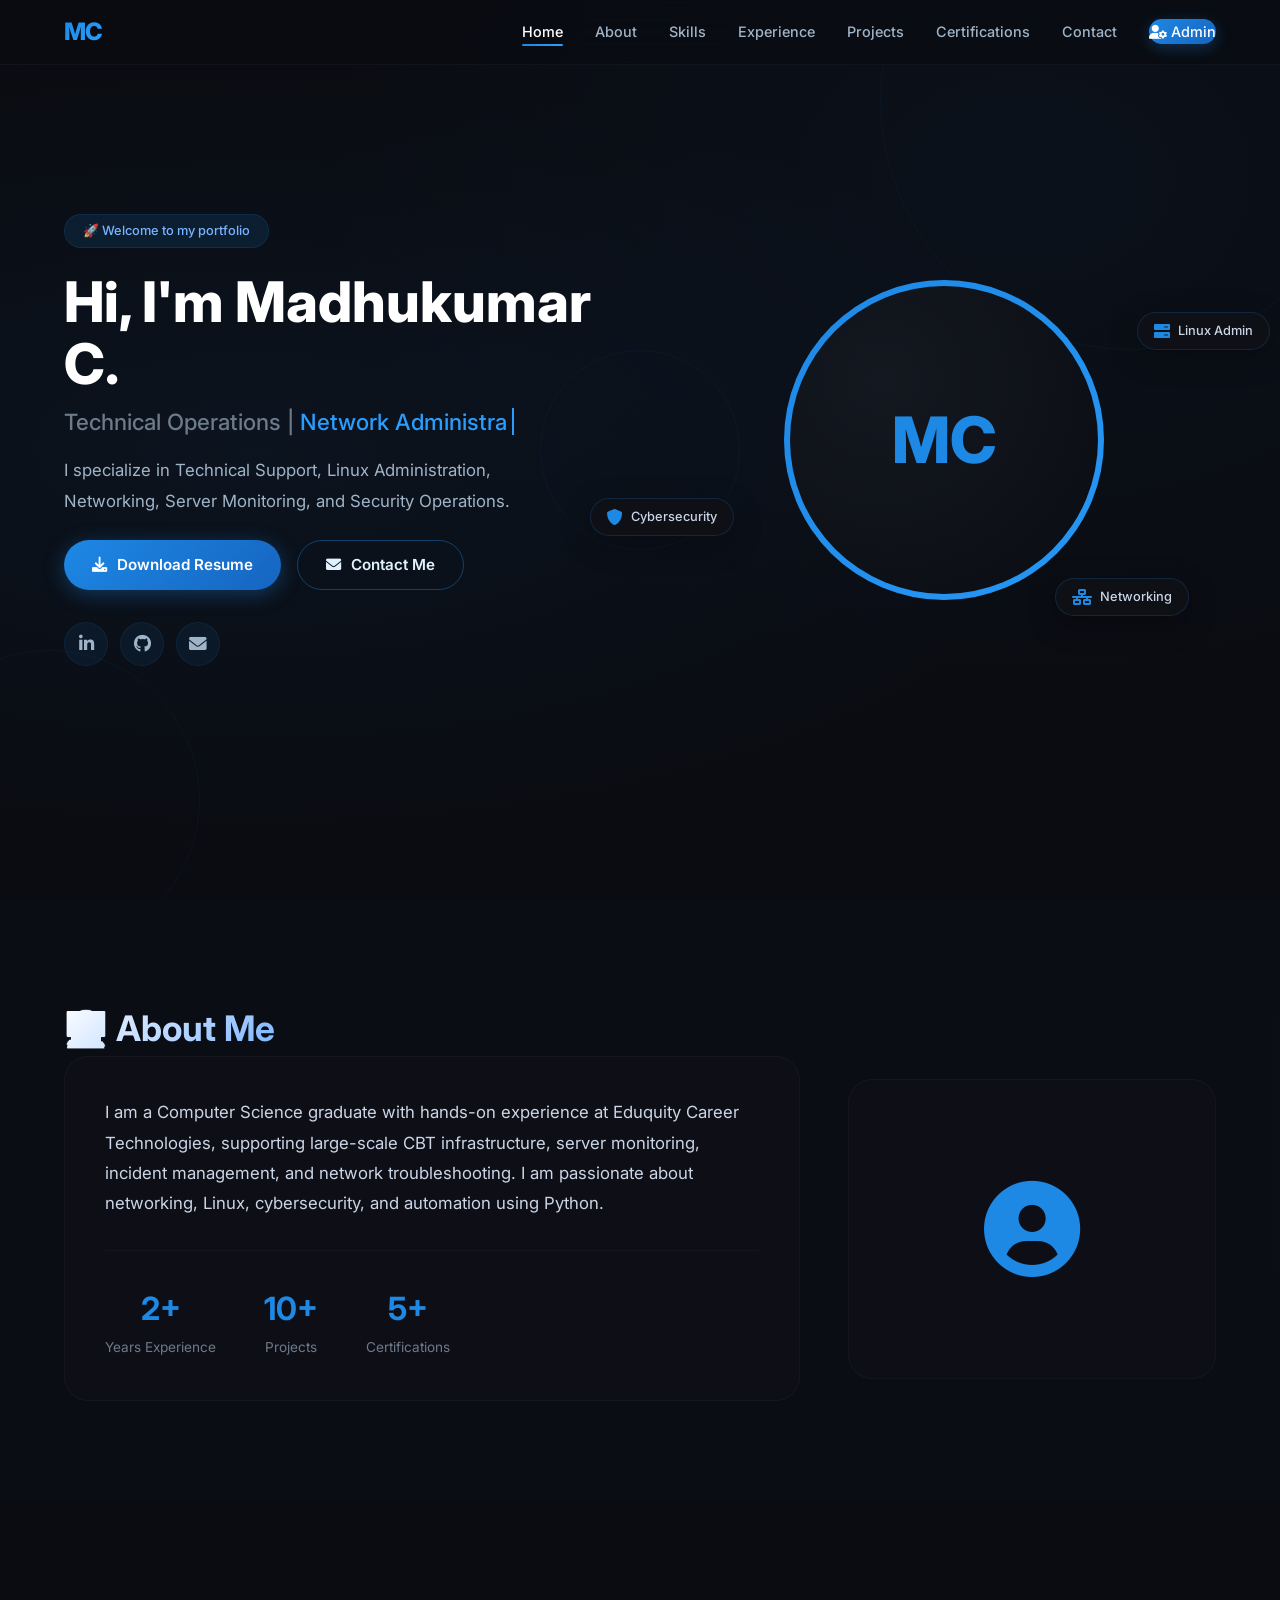
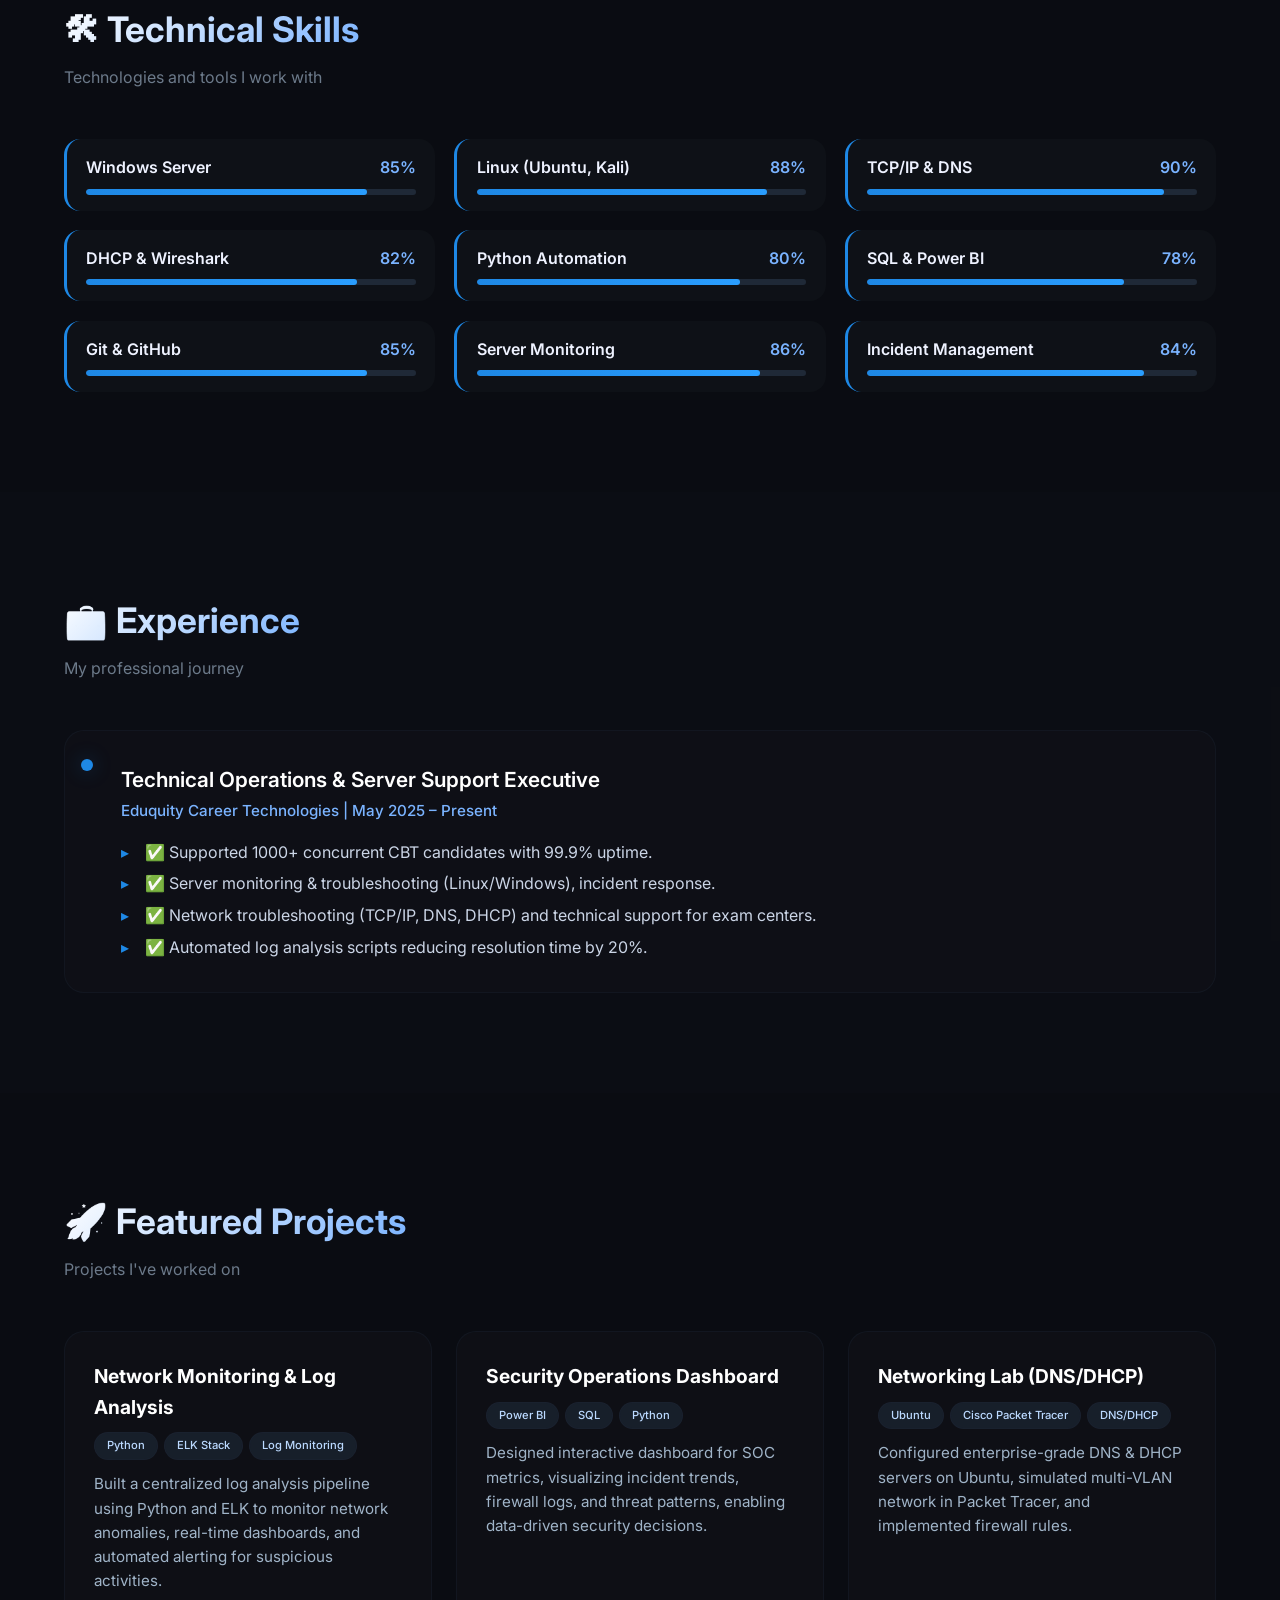
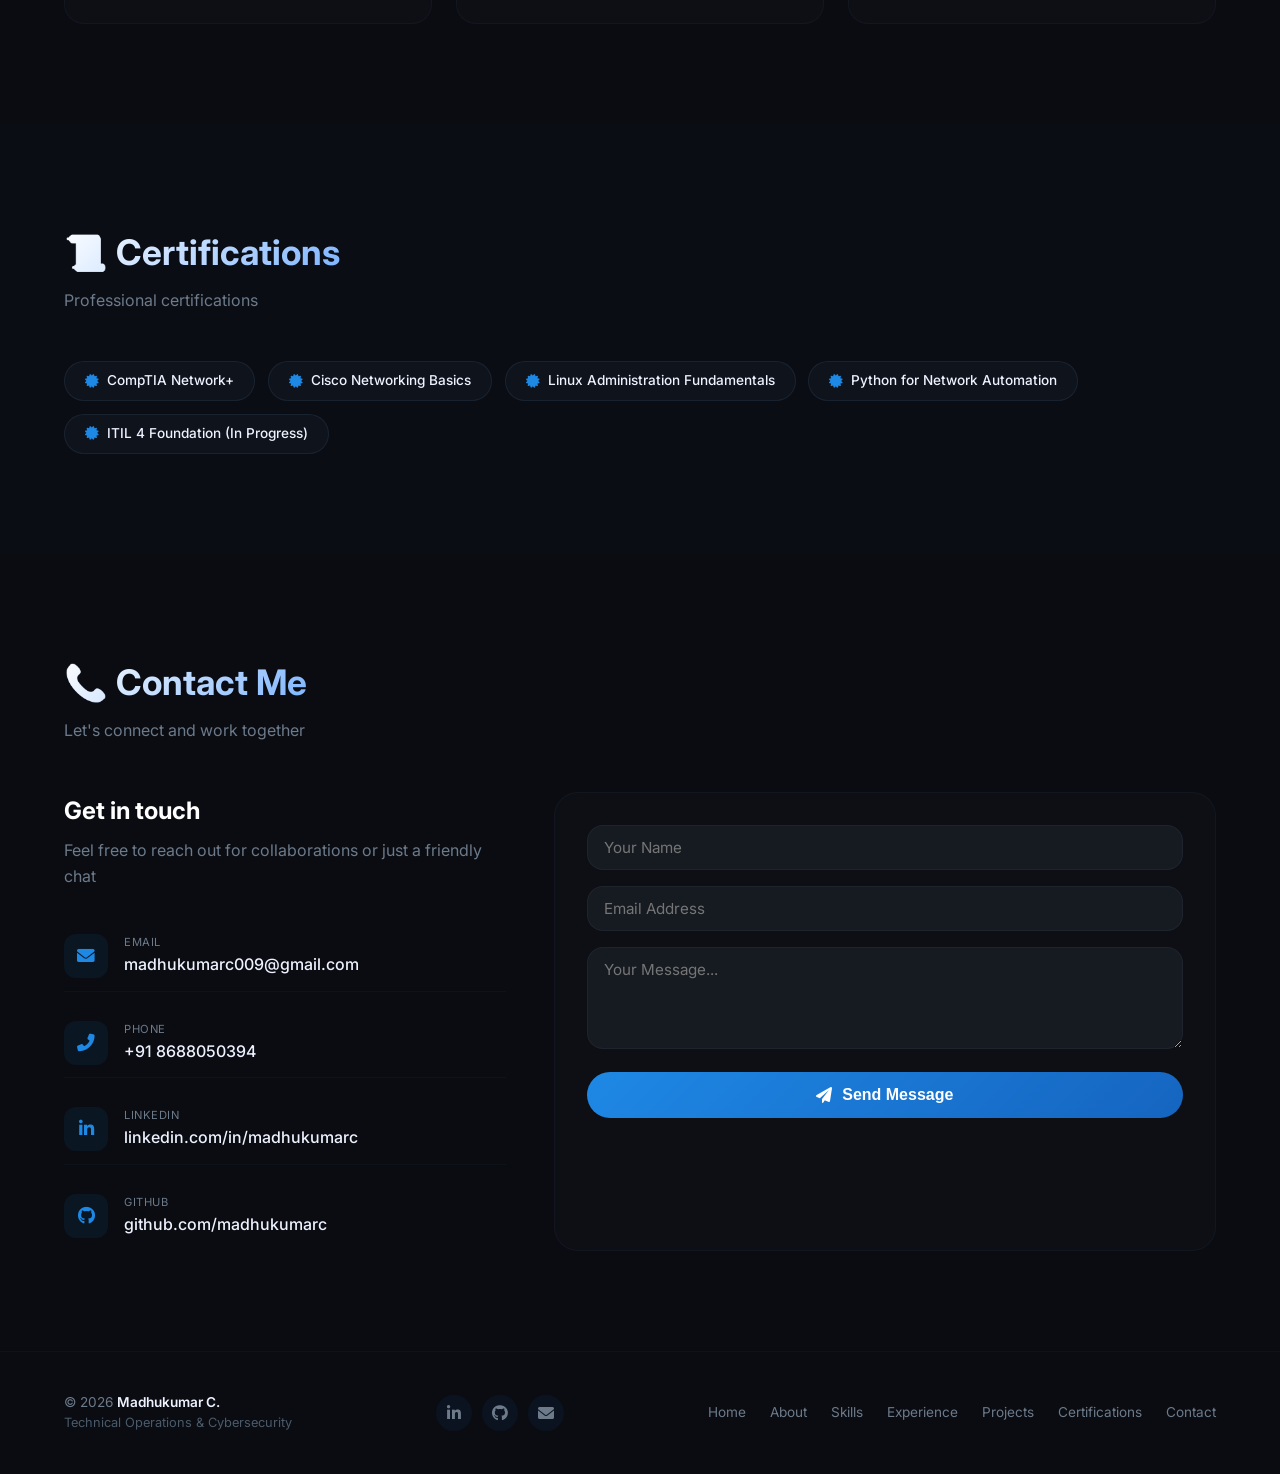
<file: index.html>
<!DOCTYPE html>
<html lang="en">
<head>
  <meta charset="UTF-8">
  <meta name="viewport" content="width=device-width, initial-scale=1.0, viewport-fit=cover">
  <title>Madhukumar C. | Technical Operations & Cybersecurity</title>
  <link href="https://fonts.googleapis.com/css2?family=Inter:opsz,wght@14..32,300;400;500;600;700;800&display=swap" rel="stylesheet">
  <link rel="stylesheet" href="https://cdnjs.cloudflare.com/ajax/libs/font-awesome/6.0.0-beta3/css/all.min.css">
  <link rel="stylesheet" href="style.css">
</head>
<body>

<!-- ========== NAVIGATION ========== -->
<nav>
  <div class="container">
    <div class="nav-wrapper">
      <div class="nav-logo">
        <span class="logo-text">MC</span>
      </div>
      <ul class="nav-links">
        <li><a href="#home" class="active">Home</a></li>
        <li><a href="#about">About</a></li>
        <li><a href="#skills">Skills</a></li>
        <li><a href="#experience">Experience</a></li>
        <li><a href="#projects">Projects</a></li>
        <li><a href="#certifications">Certifications</a></li>
        <li><a href="#contact">Contact</a></li>
        <li><a href="admin.html" target="_blank" class="admin-link"><i class="fas fa-user-cog"></i> Admin</a></li>
      </ul>
      <button class="menu-toggle" id="menuToggle" aria-label="Toggle menu">
        <i class="fas fa-bars"></i>
      </button>
    </div>
  </div>
</nav>

<main>
  <!-- ========== HOME SECTION ========== -->
  <section id="home" class="home-section">
    <div class="container">
      <div class="home-grid">
        <div class="home-content">
          <div class="home-badge">🚀 Welcome to my portfolio</div>
          <h1 id="userName">Hi, I'm <span class="highlight">Madhukumar C.</span></h1>
          <div class="typewriter">
            <span class="typewriter-label">Technical Operations | </span>
            <span class="typed-text" id="typed"></span>
          </div>
          <p id="userBio" class="home-bio">
            I specialize in Technical Support, Linux Administration, Networking, Server Monitoring, and Security Operations.
          </p>
          <div class="home-buttons">
            <a href="#" class="btn-primary" id="downloadResumeBtn">
              <i class="fas fa-download"></i> Download Resume
            </a>
            <a href="#contact" class="btn-outline">
              <i class="fas fa-envelope"></i> Contact Me
            </a>
          </div>
          <div class="social-icons">
            <a href="#" id="linkedinLink" class="social-link" aria-label="LinkedIn">
              <i class="fab fa-linkedin-in"></i>
            </a>
            <a href="#" id="githubLink" class="social-link" aria-label="GitHub">
              <i class="fab fa-github"></i>
            </a>
            <a href="#" id="emailLink" class="social-link" aria-label="Email">
              <i class="fas fa-envelope"></i>
            </a>
          </div>
        </div>
        <div class="home-visual">
          <div class="profile-ring">
            <div class="profile-ring-inner">
              <div class="profile-avatar">
                <span>MC</span>
              </div>
            </div>
          </div>
          <div class="floating-badge badge-1">
            <i class="fas fa-server"></i>
            <span>Linux Admin</span>
          </div>
          <div class="floating-badge badge-2">
            <i class="fas fa-shield-alt"></i>
            <span>Cybersecurity</span>
          </div>
          <div class="floating-badge badge-3">
            <i class="fas fa-network-wired"></i>
            <span>Networking</span>
          </div>
        </div>
      </div>
    </div>
    <div class="home-decoration">
      <div class="circle circle-1"></div>
      <div class="circle circle-2"></div>
      <div class="circle circle-3"></div>
    </div>
  </section>

  <!-- ========== ABOUT SECTION ========== -->
  <section id="about" class="about-section">
    <div class="container">
      <h2 class="section-title">👨‍💻 About Me</h2>
      <div class="about-grid">
        <div class="about-card">
          <p id="aboutText">
            I am a Computer Science graduate with hands-on experience at Eduquity Career Technologies, supporting large-scale CBT infrastructure, server monitoring, incident management, and network troubleshooting. I am passionate about networking, Linux, cybersecurity, and automation using Python.
          </p>
          <div class="about-stats">
            <div class="stat-item">
              <span class="stat-number">2+</span>
              <span class="stat-label">Years Experience</span>
            </div>
            <div class="stat-item">
              <span class="stat-number">10+</span>
              <span class="stat-label">Projects</span>
            </div>
            <div class="stat-item">
              <span class="stat-number">5+</span>
              <span class="stat-label">Certifications</span>
            </div>
          </div>
        </div>
        <div class="about-image">
          <div class="about-image-placeholder">
            <i class="fas fa-user-circle"></i>
          </div>
        </div>
      </div>
    </div>
  </section>

  <!-- ========== SKILLS SECTION ========== -->
  <section id="skills" class="skills-section">
    <div class="container">
      <div class="section-header">
        <h2 class="section-title">🛠 Technical Skills</h2>
        <p class="section-subtitle">Technologies and tools I work with</p>
      </div>
      <div class="skills-grid" id="skillsGrid"></div>
    </div>
  </section>

  <!-- ========== EXPERIENCE SECTION ========== -->
  <section id="experience" class="experience-section">
    <div class="container">
      <div class="section-header">
        <h2 class="section-title">💼 Experience</h2>
        <p class="section-subtitle">My professional journey</p>
      </div>
      <div class="timeline" id="experienceContainer"></div>
    </div>
  </section>

  <!-- ========== PROJECTS SECTION ========== -->
  <section id="projects" class="projects-section">
    <div class="container">
      <div class="section-header">
        <h2 class="section-title">🚀 Featured Projects</h2>
        <p class="section-subtitle">Projects I've worked on</p>
      </div>
      <div class="projects-grid" id="projectsContainer"></div>
    </div>
  </section>

  <!-- ========== CERTIFICATIONS SECTION ========== -->
  <section id="certifications" class="certifications-section">
    <div class="container">
      <div class="section-header">
        <h2 class="section-title">📜 Certifications</h2>
        <p class="section-subtitle">Professional certifications</p>
      </div>
      <div class="cert-list" id="certList"></div>
    </div>
  </section>

  <!-- ========== CONTACT SECTION ========== -->
  <section id="contact" class="contact-section">
    <div class="container">
      <div class="section-header">
        <h2 class="section-title">📞 Contact Me</h2>
        <p class="section-subtitle">Let's connect and work together</p>
      </div>
      <div class="contact-wrapper">
        <div class="contact-info">
          <h3>Get in touch</h3>
          <p>Feel free to reach out for collaborations or just a friendly chat</p>
          <div class="contact-items">
            <div class="contact-item">
              <div class="contact-icon"><i class="fas fa-envelope"></i></div>
              <div>
                <span class="contact-label">Email</span>
                <span id="contactEmail">madhukumarc009@gmail.com</span>
              </div>
            </div>
            <div class="contact-item">
              <div class="contact-icon"><i class="fas fa-phone-alt"></i></div>
              <div>
                <span class="contact-label">Phone</span>
                <span id="contactPhone">+91 8688050394</span>
              </div>
            </div>
            <div class="contact-item">
              <div class="contact-icon"><i class="fab fa-linkedin-in"></i></div>
              <div>
                <span class="contact-label">LinkedIn</span>
                <span id="contactLinkedin">linkedin.com/in/madhukumarc</span>
              </div>
            </div>
            <div class="contact-item">
              <div class="contact-icon"><i class="fab fa-github"></i></div>
              <div>
                <span class="contact-label">GitHub</span>
                <span id="contactGithub">github.com/madhukumarc</span>
              </div>
            </div>
          </div>
        </div>
        <div class="contact-form-wrapper">
          <form id="contactForm" class="contact-form">
            <div class="form-group">
              <input type="text" placeholder="Your Name" required id="formName">
            </div>
            <div class="form-group">
              <input type="email" placeholder="Email Address" required id="formEmail">
            </div>
            <div class="form-group">
              <textarea rows="4" placeholder="Your Message..." required id="formMsg"></textarea>
            </div>
            <button type="submit">
              <i class="fas fa-paper-plane"></i> Send Message
            </button>
          </form>
          <p id="formFeedback" class="form-feedback"></p>
        </div>
      </div>
    </div>
  </section>
</main>

<!-- ========== FOOTER ========== -->
<footer>
  <div class="container">
    <div class="footer-content">
      <div class="footer-left">
        <p>© 2026 <span class="footer-name">Madhukumar C.</span></p>
        <span class="footer-tagline">Technical Operations & Cybersecurity</span>
      </div>
      <div class="footer-social">
        <a href="#" id="footerLinkedin" aria-label="LinkedIn"><i class="fab fa-linkedin-in"></i></a>
        <a href="#" id="footerGithub" aria-label="GitHub"><i class="fab fa-github"></i></a>
        <a href="#" id="footerEmail" aria-label="Email"><i class="fas fa-envelope"></i></a>
      </div>
      <div class="footer-nav">
        <a href="#home">Home</a>
        <a href="#about">About</a>
        <a href="#skills">Skills</a>
        <a href="#experience">Experience</a>
        <a href="#projects">Projects</a>
        <a href="#certifications">Certifications</a>
        <a href="#contact">Contact</a>
      </div>
    </div>
  </div>
</footer>

<script src="script.js"></script>
<script src="client.js"></script>
</body>
</html>
</file>
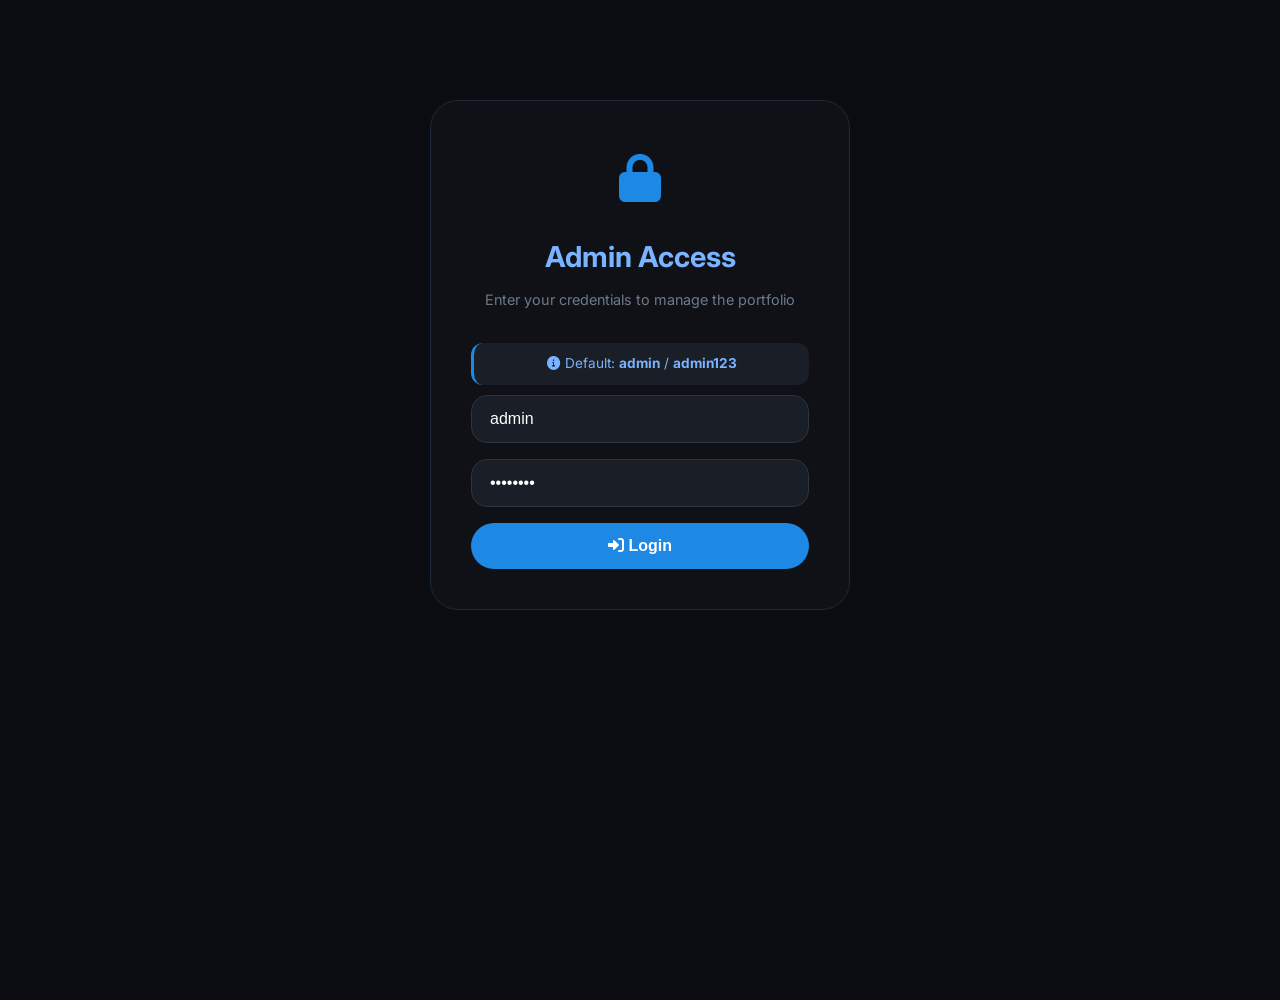
<file: admin.html>
<!DOCTYPE html>
<html lang="en">
<head>
  <meta charset="UTF-8">
  <meta name="viewport" content="width=device-width, initial-scale=1.0">
  <title>Admin Panel | Madhukumar C.</title>
  <link href="https://fonts.googleapis.com/css2?family=Inter:opsz,wght@14..32,300;400;500;600;700&display=swap" rel="stylesheet">
  <link rel="stylesheet" href="https://cdnjs.cloudflare.com/ajax/libs/font-awesome/6.0.0-beta3/css/all.min.css">
  <link rel="stylesheet" href="style.css">
  <style>
    /* Login Styles */
    .login-container {
      max-width: 420px;
      margin: 100px auto;
      padding: 2.5rem;
      background: #0f1117;
      border-radius: 28px;
      border: 1px solid #1e2a3a;
      text-align: center;
    }
    .login-container h2 {
      color: #7ab3ff;
      margin-bottom: 0.5rem;
      font-size: 1.8rem;
    }
    .login-container .subtitle {
      color: #6c7a8a;
      margin-bottom: 2rem;
      font-size: 0.9rem;
    }
    .login-container input {
      width: 100%;
      background: #1a1e26;
      border: 1px solid #2b3440;
      padding: 14px 18px;
      margin-bottom: 1rem;
      border-radius: 16px;
      color: white;
      font-size: 1rem;
      transition: 0.3s;
    }
    .login-container input:focus {
      border-color: #1e88e5;
      outline: none;
      box-shadow: 0 0 0 3px rgba(30,136,229,0.2);
    }
    .login-container button {
      width: 100%;
      background: #1e88e5;
      padding: 14px;
      border-radius: 40px;
      font-weight: 600;
      border: none;
      color: white;
      cursor: pointer;
      font-size: 1rem;
      transition: 0.3s;
    }
    .login-container button:hover {
      background: #0b5e9e;
      transform: translateY(-2px);
    }
    .login-error {
      color: #d32f2f;
      font-size: 0.9rem;
      margin-top: 0.5rem;
      display: none;
    }
    .login-container .lock-icon {
      font-size: 3rem;
      color: #1e88e5;
      margin-bottom: 1rem;
    }

    /* Admin Panel Styles */
    .admin-panel {
      display: none !important;
      max-width: 1100px;
      margin: 2rem auto;
      padding: 2rem;
    }
    .admin-panel.active {
      display: block !important;
    }
    .admin-header {
      display: flex;
      justify-content: space-between;
      align-items: center;
      margin-bottom: 2rem;
      padding-bottom: 1rem;
      border-bottom: 2px solid #1e88e5;
      flex-wrap: wrap;
      gap: 1rem;
    }
    .admin-header h2 {
      color: #7ab3ff;
      font-size: 2rem;
    }
    .admin-header .header-actions {
      display: flex;
      gap: 10px;
      flex-wrap: wrap;
      align-items: center;
    }
    .admin-header .back-link {
      color: #cbd5e6;
      text-decoration: none;
      padding: 8px 20px;
      border: 1px solid #1e88e5;
      border-radius: 40px;
      transition: 0.3s;
    }
    .admin-header .back-link:hover {
      background: #1e88e5;
      color: white;
    }
    .admin-header .logout-btn {
      background: #d32f2f;
      color: white;
      border: none;
      padding: 8px 20px;
      border-radius: 40px;
      cursor: pointer;
      font-weight: 600;
      transition: 0.3s;
    }
    .admin-header .logout-btn:hover {
      background: #b71c1c;
      transform: scale(1.02);
    }
    .admin-status {
      background: #1a1e26;
      padding: 10px 20px;
      border-radius: 30px;
      font-size: 0.85rem;
      color: #7ab3ff;
      margin-bottom: 1.5rem;
      display: inline-block;
    }
    .admin-section {
      background: #0f1117;
      border-radius: 24px;
      padding: 1.5rem;
      margin-bottom: 2rem;
      border: 1px solid #20262e;
    }
    .admin-section h3 {
      color: #b9d0ff;
      margin-bottom: 1rem;
      font-size: 1.3rem;
      border-bottom: 1px solid #1e2a3a;
      padding-bottom: 0.5rem;
    }
    .admin-section input, .admin-section textarea {
      width: 100%;
      background: #1a1e26;
      border: 1px solid #2b3440;
      padding: 10px 16px;
      margin-bottom: 0.8rem;
      border-radius: 16px;
      color: white;
      font-family: inherit;
      transition: 0.3s;
    }
    .admin-section input:focus, .admin-section textarea:focus {
      border-color: #1e88e5;
      outline: none;
      box-shadow: 0 0 0 3px rgba(30,136,229,0.2);
    }
    .admin-section input[type="file"] {
      padding: 12px;
      background: #1a1e26;
      border: 2px dashed #2b3440;
      cursor: pointer;
    }
    .admin-section input[type="file"]:hover {
      border-color: #1e88e5;
    }
    .admin-section button {
      background: #1e88e5;
      padding: 10px 24px;
      border-radius: 40px;
      font-weight: 600;
      border: none;
      color: white;
      cursor: pointer;
      margin-right: 10px;
      transition: 0.3s;
      font-size: 0.9rem;
    }
    .admin-section button:hover {
      background: #0b5e9e;
      transform: translateY(-2px);
    }
    .admin-section button.danger {
      background: #d32f2f;
    }
    .admin-section button.danger:hover {
      background: #b71c1c;
    }
    .admin-section button.success {
      background: #2e7d32;
    }
    .admin-section button.success:hover {
      background: #1b5e20;
    }
    .skill-row, .cert-row {
      display: flex;
      gap: 12px;
      align-items: center;
      flex-wrap: wrap;
      background: #1a1e26;
      padding: 8px 16px;
      border-radius: 30px;
      margin-bottom: 8px;
    }
    .skill-row input, .cert-row input {
      flex: 1;
      margin: 0;
      min-width: 100px;
    }
    .skill-row button, .cert-row button {
      margin: 0;
      padding: 6px 16px;
    }
    .cert-item {
      display: flex;
      gap: 12px;
      align-items: center;
      flex-wrap: wrap;
      background: #1a1e26;
      padding: 8px 16px;
      border-radius: 16px;
      margin-bottom: 8px;
    }
    .cert-item .cert-preview {
      width: 60px;
      height: 60px;
      object-fit: cover;
      border-radius: 8px;
      border: 1px solid #2b3440;
    }
    .cert-item .cert-info {
      flex: 1;
      min-width: 150px;
    }
    .cert-item .cert-info input {
      margin: 0;
      min-width: 120px;
    }
    .cert-item .cert-actions {
      display: flex;
      gap: 8px;
      flex-wrap: wrap;
    }
    .cert-item .cert-actions button {
      padding: 4px 12px;
      font-size: 0.8rem;
    }
    .cert-item .cert-actions .view-btn {
      background: #2e7d32;
    }
    .file-preview {
      display: flex;
      align-items: center;
      gap: 10px;
      background: #1a1e26;
      padding: 8px 16px;
      border-radius: 16px;
      margin-top: 8px;
    }
    .file-preview i {
      font-size: 1.5rem;
      color: #1e88e5;
    }
    .file-preview .file-name {
      color: #cbd5e6;
      font-size: 0.9rem;
      flex: 1;
    }
    .file-preview .file-size {
      color: #6c7a8a;
      font-size: 0.8rem;
    }
    .exp-item, .project-item {
      background: #1a1e26;
      padding: 1rem;
      border-radius: 16px;
      margin-bottom: 1rem;
    }
    .inline-flex {
      display: flex;
      gap: 10px;
      flex-wrap: wrap;
      align-items: center;
    }
    .inline-flex input {
      flex: 1;
      min-width: 140px;
      margin-bottom: 0;
    }
    .inline-flex input[type="number"] {
      max-width: 100px;
    }
    .change-password-section {
      border-color: #1e88e5;
    }
    .change-password-section input {
      max-width: 400px;
    }
    .upload-progress {
      display: none;
      margin-top: 8px;
      padding: 8px 16px;
      background: #1a1e26;
      border-radius: 16px;
      color: #7ab3ff;
    }
    .upload-progress.active {
      display: block;
    }
    .credential-info {
      background: #1a1e26;
      padding: 10px 16px;
      border-radius: 12px;
      margin: 10px 0;
      font-size: 0.85rem;
      color: #7ab3ff;
      border-left: 3px solid #1e88e5;
    }

    @media (max-width: 600px) {
      .admin-header {
        flex-direction: column;
        align-items: stretch;
      }
      .admin-header .header-actions {
        flex-direction: column;
      }
      .admin-header .header-actions a,
      .admin-header .header-actions button {
        text-align: center;
      }
      .cert-item {
        flex-direction: column;
        align-items: stretch;
      }
      .cert-item .cert-preview {
        width: 100%;
        height: auto;
        max-height: 150px;
      }
    }
  </style>
</head>
<body>

<!-- ========== LOGIN SCREEN ========== -->
<div id="loginScreen" class="login-container">
  <div class="lock-icon"><i class="fas fa-lock"></i></div>
  <h2>Admin Access</h2>
  <p class="subtitle">Enter your credentials to manage the portfolio</p>
  
  <div class="credential-info">
    <i class="fas fa-info-circle"></i> Default: <strong>admin</strong> / <strong>admin123</strong>
  </div>
  
  <form id="loginForm">
    <input type="text" id="loginUsername" placeholder="Username" value="admin" autocomplete="username">
    <input type="password" id="loginPassword" placeholder="Password" value="admin123" autocomplete="current-password">
    <button type="submit"><i class="fas fa-sign-in-alt"></i> Login</button>
    <div id="loginError" class="login-error">❌ Invalid username or password. Try admin/admin123</div>
  </form>
</div>

<!-- ========== ADMIN PANEL ========== -->
<div id="adminPanel" class="admin-panel">
  <div class="container">
    <div class="admin-header">
      <h2><i class="fas fa-user-shield"></i> Admin Dashboard</h2>
      <div class="header-actions">
        <button id="changePasswordBtn" class="success" style="background:#2e7d32;"><i class="fas fa-key"></i> Change Password</button>
        <button id="exportDataBtn" class="success" style="background:#2e7d32;"><i class="fas fa-download"></i> Export URL</button>
        <a href="index.html" class="back-link"><i class="fas fa-arrow-left"></i> View Site</a>
        <button id="logoutBtn" class="logout-btn"><i class="fas fa-sign-out-alt"></i> Logout</button>
      </div>
    </div>

    <div class="admin-status">⚡ Changes are saved automatically. Share the URL to show your updated portfolio!</div>

    <!-- Personal Info -->
    <div class="admin-section">
      <h3>👤 Personal Information</h3>
      <input type="text" id="adminName" placeholder="Your Name" value="Madhukumar C.">
      <textarea id="adminBio" placeholder="Short bio (shown on homepage)" rows="2">I specialize in Technical Support, Linux Administration, Networking, Server Monitoring, and Security Operations.</textarea>
      <textarea id="adminAbout" placeholder="About Me section" rows="3">I am a Computer Science graduate with hands-on experience at Eduquity Career Technologies, supporting large-scale CBT infrastructure, server monitoring, incident management, and network troubleshooting. I am passionate about networking, Linux, cybersecurity, and automation using Python.</textarea>
      <button id="updatePersonalBtn"><i class="fas fa-save"></i> Update & Apply</button>
    </div>

    <!-- Resume Upload -->
    <div class="admin-section">
      <h3>📄 Resume Upload</h3>
      <p style="color:#6c7a8a; font-size:0.9rem; margin-bottom:1rem;">Upload your resume as PDF or image. Supported formats: PDF, JPG, PNG</p>
      <input type="file" id="resumeFileInput" accept=".pdf,.jpg,.jpeg,.png">
      <div id="resumePreview" class="file-preview" style="display:none;">
        <i class="fas fa-file-pdf"></i>
        <span class="file-name" id="resumeFileName">resume.pdf</span>
        <span class="file-size" id="resumeFileSize">2.5 MB</span>
        <button id="removeResumeBtn" class="danger" style="padding:4px 12px; font-size:0.8rem;">Remove</button>
      </div>
      <button id="uploadResumeBtn" style="margin-top:10px;"><i class="fas fa-upload"></i> Upload Resume</button>
      <div id="resumeUploadProgress" class="upload-progress">⏳ Uploading...</div>
      <p style="font-size:0.8rem; color:#7a8a9a; margin-top:6px;">Current: <span id="currentResumeDisplay">No resume uploaded</span></p>
    </div>

    <!-- Contact Info -->
    <div class="admin-section">
      <h3>📞 Contact Information</h3>
      <input type="text" id="adminEmail" placeholder="Email" value="madhukumarc009@gmail.com">
      <input type="text" id="adminPhone" placeholder="Phone" value="+91 8688050394">
      <input type="text" id="adminLinkedin" placeholder="LinkedIn URL" value="linkedin.com/in/madhukumarc">
      <input type="text" id="adminGithub" placeholder="GitHub URL" value="github.com/madhukumarc">
      <button id="updateContactBtn"><i class="fas fa-save"></i> Update & Apply</button>
    </div>

    <!-- Skills -->
    <div class="admin-section">
      <h3>⚙️ Manage Skills</h3>
      <div id="adminSkillList"></div>
      <div class="inline-flex">
        <input type="text" id="newSkillName" placeholder="Skill name">
        <input type="number" id="newSkillLevel" placeholder="Level 0-100" min="0" max="100">
        <button id="addSkillBtn"><i class="fas fa-plus"></i> Add</button>
      </div>
    </div>

    <!-- Experience -->
    <div class="admin-section">
      <h3>💼 Manage Experience</h3>
      <div id="adminExpList"></div>
      <div style="background:#1a1e26; padding:1rem; border-radius:16px; margin-top:1rem;">
        <input type="text" id="newExpTitle" placeholder="Job Title">
        <input type="text" id="newExpCompany" placeholder="Company & Date">
        <textarea id="newExpDesc" placeholder="Description (one per line, use ✓ or •)" rows="3"></textarea>
        <button id="addExpBtn"><i class="fas fa-plus"></i> Add Experience</button>
      </div>
    </div>

    <!-- Projects -->
    <div class="admin-section">
      <h3>🚀 Manage Projects</h3>
      <div id="adminProjectList"></div>
      <div style="background:#1a1e26; padding:1rem; border-radius:16px; margin-top:1rem;">
        <input type="text" id="newProjectTitle" placeholder="Project Title">
        <input type="text" id="newProjectTech" placeholder="Technologies (comma separated)">
        <textarea id="newProjectDesc" placeholder="Description" rows="2"></textarea>
        <button id="addProjectBtn"><i class="fas fa-plus"></i> Add Project</button>
      </div>
    </div>

    <!-- Certifications with File Upload -->
    <div class="admin-section">
      <h3>📜 Manage Certifications</h3>
      <p style="color:#6c7a8a; font-size:0.9rem; margin-bottom:1rem;">Add certification name and upload certificate file (PDF or image)</p>
      <div id="adminCertList"></div>
      <div style="background:#1a1e26; padding:1rem; border-radius:16px; margin-top:1rem;">
        <input type="text" id="newCertName" placeholder="Certification name" style="margin-bottom:0.5rem;">
        <input type="file" id="newCertFile" accept=".pdf,.jpg,.jpeg,.png" style="margin-bottom:0.5rem;">
        <div id="newCertPreview" class="file-preview" style="display:none;">
          <i class="fas fa-file-pdf"></i>
          <span class="file-name" id="newCertFileName">file.pdf</span>
          <span class="file-size" id="newCertFileSize">0 KB</span>
        </div>
        <button id="addCertBtn"><i class="fas fa-plus"></i> Add Certification</button>
      </div>
    </div>

    <!-- Change Password -->
    <div class="admin-section change-password-section">
      <h3>🔑 Change Password</h3>
      <p style="color:#6c7a8a; font-size:0.85rem; margin-bottom:1rem;">Current password: <strong>admin123</strong> (default)</p>
      <input type="password" id="currentPassword" placeholder="Current Password">
      <input type="password" id="newPassword" placeholder="New Password (min 6 characters)">
      <input type="password" id="confirmPassword" placeholder="Confirm New Password">
      <button id="changePasswordSubmitBtn" style="background:#2e7d32;"><i class="fas fa-key"></i> Change Password</button>
      <p id="passwordMessage" style="font-size:0.85rem; margin-top:0.5rem; color:#7ab3ff;"></p>
    </div>

    <!-- Danger Zone -->
    <div class="admin-section" style="border-color: #d32f2f;">
      <h3 style="color: #d32f2f;">⚠️ Danger Zone</h3>
      <button id="resetDataBtn" class="danger" style="background:#d32f2f;"><i class="fas fa-trash"></i> Reset All Data to Default</button>
    </div>
  </div>
</div>

<script src="data.js"></script>
<script src="admin.js"></script>
</body>
</html>
</file>
<file: style.css>
/* ========== RESET & BASE ========== */
* {
  margin: 0;
  padding: 0;
  box-sizing: border-box;
}

html {
  scroll-behavior: smooth;
}

body {
  font-family: 'Inter', sans-serif;
  background: #0a0c12;
  color: #eef2ff;
  line-height: 1.6;
  overflow-x: hidden;
  min-height: 100vh;
}

/* ========== SCROLLBAR ========== */
::-webkit-scrollbar { width: 8px; }
::-webkit-scrollbar-track { background: #0f1117; }
::-webkit-scrollbar-thumb { background: #1e88e5; border-radius: 10px; }
::-webkit-scrollbar-thumb:hover { background: #2a9eff; }

/* ========== CONTAINER ========== */
.container {
  max-width: 1200px;
  margin: 0 auto;
  padding: 0 24px;
  position: relative;
  z-index: 2;
}

/* ========== NAVIGATION ========== */
nav {
  position: fixed;
  top: 0;
  left: 0;
  right: 0;
  background: rgba(10, 12, 18, 0.85);
  backdrop-filter: blur(20px);
  -webkit-backdrop-filter: blur(20px);
  z-index: 1000;
  border-bottom: 1px solid rgba(30, 42, 58, 0.3);
  padding: 0.8rem 0;
  transition: 0.3s;
}

nav.scrolled {
  background: rgba(10, 12, 18, 0.95);
  box-shadow: 0 4px 30px rgba(0, 0, 0, 0.3);
}

.nav-wrapper {
  display: flex;
  justify-content: space-between;
  align-items: center;
}

.nav-logo .logo-text {
  font-size: 1.5rem;
  font-weight: 800;
  background: linear-gradient(135deg, #1e88e5, #2a9eff);
  -webkit-background-clip: text;
  -webkit-text-fill-color: transparent;
  background-clip: text;
  letter-spacing: -1px;
}

.nav-links {
  display: flex;
  gap: 2rem;
  list-style: none;
  align-items: center;
}

.nav-links a {
  text-decoration: none;
  color: #a0b4c8;
  font-weight: 500;
  transition: 0.25s;
  font-size: 0.9rem;
  position: relative;
  padding: 4px 0;
}

.nav-links a::after {
  content: '';
  position: absolute;
  bottom: -2px;
  left: 0;
  width: 0;
  height: 2px;
  background: linear-gradient(90deg, #1e88e5, #2a9eff);
  transition: 0.3s;
  border-radius: 2px;
}

.nav-links a:hover,
.nav-links a.active {
  color: #ffffff;
}

.nav-links a:hover::after,
.nav-links a.active::after {
  width: 100%;
}

.admin-link {
  background: linear-gradient(135deg, #1e88e5, #1565c0);
  padding: 6px 18px;
  border-radius: 40px;
  color: white !important;
  font-weight: 600;
  box-shadow: 0 4px 15px rgba(30, 136, 229, 0.3);
  transition: 0.3s;
}

.admin-link::after {
  display: none !important;
}

.admin-link:hover {
  transform: translateY(-2px);
  box-shadow: 0 6px 25px rgba(30, 136, 229, 0.5);
}

.menu-toggle {
  display: none;
  background: none;
  border: none;
  color: #a0b4c8;
  font-size: 1.5rem;
  cursor: pointer;
  padding: 4px;
}

/* ========== SECTIONS ========== */
section {
  padding: 100px 0;
  position: relative;
}

section:nth-child(even) {
  background: rgba(15, 17, 23, 0.3);
}

.section-header {
  margin-bottom: 3rem;
}

.section-title {
  font-size: 2.2rem;
  font-weight: 700;
  background: linear-gradient(135deg, #ffffff, #7ab3ff);
  -webkit-background-clip: text;
  -webkit-text-fill-color: transparent;
  background-clip: text;
  display: inline-block;
}

.section-subtitle {
  color: #6c7a8a;
  font-size: 1rem;
  margin-top: 0.5rem;
}

/* ========== HOME SECTION ========== */
.home-section {
  min-height: 100vh;
  display: flex;
  align-items: center;
  padding-top: 80px;
  background: 
    radial-gradient(ellipse at 20% 50%, rgba(30, 136, 229, 0.06) 0%, transparent 60%),
    radial-gradient(ellipse at 80% 20%, rgba(30, 136, 229, 0.04) 0%, transparent 50%),
    #0a0c12;
  overflow: hidden;
}

.home-grid {
  display: grid;
  grid-template-columns: 1fr 1fr;
  gap: 4rem;
  align-items: center;
}

.home-content {
  position: relative;
  z-index: 1;
}

.home-badge {
  display: inline-block;
  background: rgba(30, 136, 229, 0.12);
  border: 1px solid rgba(30, 136, 229, 0.15);
  padding: 6px 18px;
  border-radius: 40px;
  font-size: 0.8rem;
  color: #7ab3ff;
  margin-bottom: 1.5rem;
  font-weight: 500;
}

.home-content h1 {
  font-size: 3.5rem;
  font-weight: 800;
  line-height: 1.1;
  color: #ffffff;
  margin-bottom: 0.5rem;
}

.home-content h1 .highlight {
  background: linear-gradient(135deg, #1e88e5, #2a9eff);
  -webkit-background-clip: text;
  -webkit-text-fill-color: transparent;
  background-clip: text;
}

.typewriter {
  font-size: 1.4rem;
  font-weight: 500;
  color: #b9d0ff;
  margin: 0.5rem 0 1rem;
}

.typewriter-label {
  color: #6c7a8a;
}

.typed-text {
  color: #2a9eff;
  border-right: 2px solid #2a9eff;
  padding-right: 5px;
  animation: blink 0.7s infinite;
}

@keyframes blink {
  0%, 100% { border-color: #2a9eff; }
  50% { border-color: transparent; }
}

.home-bio {
  max-width: 500px;
  margin: 1rem 0 1.5rem;
  font-size: 1.05rem;
  color: #a0b4c8;
  line-height: 1.8;
}

.home-buttons {
  display: flex;
  gap: 16px;
  flex-wrap: wrap;
  margin: 1.5rem 0 2rem;
}

.btn-primary, .btn-outline {
  padding: 12px 28px;
  border-radius: 40px;
  font-weight: 600;
  transition: 0.3s;
  text-decoration: none;
  display: inline-flex;
  align-items: center;
  gap: 10px;
  font-size: 0.95rem;
}

.btn-primary {
  background: linear-gradient(135deg, #1e88e5, #1565c0);
  border: none;
  color: white;
  box-shadow: 0 4px 20px rgba(30, 136, 229, 0.35);
}

.btn-primary:hover {
  transform: translateY(-3px);
  box-shadow: 0 8px 30px rgba(30, 136, 229, 0.5);
}

.btn-outline {
  background: transparent;
  border: 1.5px solid rgba(30, 136, 229, 0.4);
  color: #e0f2fe;
}

.btn-outline:hover {
  background: rgba(30, 136, 229, 0.08);
  border-color: #1e88e5;
  transform: translateY(-3px);
}

.social-icons {
  display: flex;
  gap: 12px;
}

.social-link {
  width: 44px;
  height: 44px;
  display: flex;
  align-items: center;
  justify-content: center;
  border-radius: 50%;
  background: rgba(30, 136, 229, 0.08);
  border: 1px solid rgba(30, 136, 229, 0.1);
  color: #a0b4c8;
  font-size: 1.1rem;
  transition: 0.3s;
  text-decoration: none;
}

.social-link:hover {
  background: rgba(30, 136, 229, 0.15);
  border-color: #1e88e5;
  color: #ffffff;
  transform: translateY(-3px);
}

/* Home Visual */
.home-visual {
  position: relative;
  display: flex;
  justify-content: center;
  align-items: center;
}

.profile-ring {
  width: 320px;
  height: 320px;
  border-radius: 50%;
  padding: 6px;
  background: linear-gradient(135deg, #1e88e5, #2a9eff, #1e88e5);
  background-size: 300% 300%;
  animation: gradientRotate 6s ease-in-out infinite;
  position: relative;
}

@keyframes gradientRotate {
  0%, 100% { background-position: 0% 50%; }
  50% { background-position: 100% 50%; }
}

.profile-ring-inner {
  width: 100%;
  height: 100%;
  border-radius: 50%;
  background: #0a0c12;
  display: flex;
  align-items: center;
  justify-content: center;
  overflow: hidden;
}

.profile-avatar {
  width: 100%;
  height: 100%;
  display: flex;
  align-items: center;
  justify-content: center;
  font-size: 4rem;
  font-weight: 800;
  color: #1e88e5;
  background: radial-gradient(circle at 30% 30%, #141820, #0a0c12);
}

.floating-badge {
  position: absolute;
  display: flex;
  align-items: center;
  gap: 8px;
  background: rgba(15, 17, 23, 0.9);
  backdrop-filter: blur(10px);
  border: 1px solid rgba(30, 136, 229, 0.2);
  padding: 8px 16px;
  border-radius: 40px;
  font-size: 0.8rem;
  font-weight: 500;
  color: #cbd5e6;
  box-shadow: 0 8px 30px rgba(0, 0, 0, 0.3);
  animation: floatBadge 4s ease-in-out infinite;
}

.floating-badge i {
  color: #1e88e5;
  font-size: 1rem;
}

.badge-1 {
  top: 10%;
  right: -10%;
  animation-delay: 0s;
}

.badge-2 {
  bottom: 20%;
  left: -15%;
  animation-delay: 1s;
}

.badge-3 {
  bottom: -5%;
  right: 5%;
  animation-delay: 2s;
}

@keyframes floatBadge {
  0%, 100% { transform: translateY(0px); }
  50% { transform: translateY(-10px); }
}

/* Home Decorations */
.home-decoration {
  position: absolute;
  top: 0;
  left: 0;
  right: 0;
  bottom: 0;
  overflow: hidden;
  pointer-events: none;
  z-index: 0;
}

.circle {
  position: absolute;
  border-radius: 50%;
  border: 1px solid rgba(30, 136, 229, 0.06);
}

.circle-1 {
  width: 500px;
  height: 500px;
  top: -150px;
  right: -100px;
  animation: floatCircle 20s ease-in-out infinite;
}

.circle-2 {
  width: 300px;
  height: 300px;
  bottom: -50px;
  left: -100px;
  animation: floatCircle 25s ease-in-out infinite reverse;
}

.circle-3 {
  width: 200px;
  height: 200px;
  top: 50%;
  left: 50%;
  transform: translate(-50%, -50%);
  animation: floatCircle 30s ease-in-out infinite;
}

@keyframes floatCircle {
  0%, 100% { transform: translate(0, 0) scale(1); }
  33% { transform: translate(30px, -30px) scale(1.05); }
  66% { transform: translate(-20px, 20px) scale(0.95); }
}

/* ========== ABOUT SECTION ========== */
.about-grid {
  display: grid;
  grid-template-columns: 2fr 1fr;
  gap: 3rem;
  align-items: center;
}

.about-card {
  background: rgba(15, 17, 23, 0.8);
  border: 1px solid rgba(30, 42, 58, 0.3);
  padding: 2.5rem;
  border-radius: 24px;
  transition: 0.3s;
}

.about-card:hover {
  border-color: rgba(30, 136, 229, 0.2);
  box-shadow: 0 8px 40px rgba(0, 0, 0, 0.2);
}

.about-card p {
  font-size: 1.05rem;
  line-height: 1.8;
  color: #cbd5e6;
}

.about-stats {
  display: flex;
  gap: 3rem;
  margin-top: 2rem;
  padding-top: 2rem;
  border-top: 1px solid rgba(30, 42, 58, 0.3);
}

.stat-item {
  text-align: center;
}

.stat-number {
  display: block;
  font-size: 2rem;
  font-weight: 700;
  color: #1e88e5;
}

.stat-label {
  font-size: 0.85rem;
  color: #6c7a8a;
}

.about-image-placeholder {
  width: 100%;
  height: 300px;
  display: flex;
  align-items: center;
  justify-content: center;
  background: rgba(15, 17, 23, 0.8);
  border-radius: 24px;
  border: 1px solid rgba(30, 42, 58, 0.3);
  font-size: 6rem;
  color: #1e88e5;
}

/* ========== SKILLS ========== */
.skills-grid {
  display: grid;
  grid-template-columns: repeat(auto-fill, minmax(280px, 1fr));
  gap: 1.2rem;
}

.skill-item {
  background: rgba(16, 19, 24, 0.8);
  padding: 1rem 1.2rem;
  border-radius: 16px;
  border-left: 3px solid #1e88e5;
  transition: 0.3s;
}

.skill-item:hover {
  transform: translateY(-3px);
  background: rgba(16, 19, 24, 1);
  box-shadow: 0 4px 20px rgba(0, 0, 0, 0.2);
}

.skill-name {
  font-weight: 600;
  margin-bottom: 8px;
  display: flex;
  justify-content: space-between;
  color: #eef2ff;
}

.skill-name span:last-child {
  color: #7ab3ff;
}

.progress-bar {
  background: #1f2937;
  border-radius: 20px;
  height: 6px;
  overflow: hidden;
}

.progress-fill {
  background: linear-gradient(90deg, #1e88e5, #2a9eff);
  width: 0%;
  height: 100%;
  border-radius: 20px;
  transition: width 1.2s ease;
}

/* ========== EXPERIENCE ========== */
.timeline {
  display: flex;
  flex-direction: column;
  gap: 1.5rem;
}

.exp-card {
  background: rgba(15, 17, 23, 0.8);
  border-radius: 20px;
  padding: 2rem;
  border: 1px solid rgba(30, 42, 58, 0.3);
  transition: 0.3s;
  position: relative;
  padding-left: 3.5rem;
}

.exp-card::before {
  content: '';
  position: absolute;
  left: 16px;
  top: 28px;
  width: 12px;
  height: 12px;
  border-radius: 50%;
  background: #1e88e5;
  box-shadow: 0 0 20px rgba(30, 136, 229, 0.3);
}

.exp-card:hover {
  border-color: rgba(30, 136, 229, 0.3);
  transform: translateY(-3px);
  box-shadow: 0 8px 30px rgba(0, 0, 0, 0.15);
}

.exp-title {
  font-size: 1.3rem;
  font-weight: 600;
  color: #ffffff;
}

.exp-company {
  color: #7ab3ff;
  margin: 0.2rem 0 1rem;
  font-weight: 500;
  font-size: 0.95rem;
}

.exp-card ul {
  list-style: none;
  display: flex;
  flex-direction: column;
  gap: 6px;
}

.exp-card ul li {
  color: #cbd5e6;
  padding-left: 1.5rem;
  position: relative;
}

.exp-card ul li::before {
  content: '▸';
  position: absolute;
  left: 0;
  color: #1e88e5;
}

/* ========== PROJECTS ========== */
.projects-grid {
  display: grid;
  grid-template-columns: repeat(auto-fill, minmax(320px, 1fr));
  gap: 1.5rem;
}

.project-card {
  background: rgba(15, 17, 23, 0.8);
  border-radius: 20px;
  padding: 1.8rem;
  border: 1px solid rgba(30, 42, 58, 0.3);
  transition: 0.3s;
}

.project-card:hover {
  border-color: rgba(30, 136, 229, 0.3);
  transform: translateY(-4px);
  box-shadow: 0 8px 30px rgba(0, 0, 0, 0.15);
}

.project-card h3 {
  font-size: 1.2rem;
  color: #ffffff;
  margin-bottom: 0.5rem;
}

.project-tech {
  display: flex;
  flex-wrap: wrap;
  gap: 6px;
  margin: 10px 0 12px;
}

.tech-badge {
  background: rgba(30, 42, 58, 0.6);
  padding: 4px 12px;
  border-radius: 50px;
  font-size: 0.7rem;
  font-weight: 500;
  color: #bbd9ff;
  border: 1px solid rgba(30, 42, 58, 0.3);
}

.project-card p {
  color: #a0b4c8;
  line-height: 1.6;
  font-size: 0.95rem;
}

/* ========== CERTIFICATIONS ========== */
.cert-list {
  display: flex;
  flex-wrap: wrap;
  gap: 0.8rem;
}

.cert-badge {
  background: rgba(16, 22, 31, 0.8);
  border: 1px solid rgba(44, 62, 80, 0.4);
  padding: 8px 20px;
  border-radius: 40px;
  font-size: 0.85rem;
  font-weight: 500;
  display: inline-flex;
  align-items: center;
  gap: 8px;
  transition: 0.3s;
  color: #eef2ff;
}

.cert-badge:hover {
  border-color: #1e88e5;
  transform: translateY(-2px);
  box-shadow: 0 4px 20px rgba(30, 136, 229, 0.1);
}

.cert-badge i {
  color: #1e88e5;
}

.view-cert-btn-client {
  background: none;
  border: none;
  color: #1e88e5;
  cursor: pointer;
  font-size: 0.8rem;
  padding: 2px 6px;
  border-radius: 4px;
  transition: 0.2s;
}

.view-cert-btn-client:hover {
  background: rgba(30, 136, 229, 0.15);
}

/* ========== CONTACT ========== */
.contact-wrapper {
  display: grid;
  grid-template-columns: 1fr 1.5fr;
  gap: 3rem;
}

.contact-info h3 {
  font-size: 1.5rem;
  color: #ffffff;
  margin-bottom: 0.5rem;
}

.contact-info > p {
  color: #6c7a8a;
  margin-bottom: 2rem;
}

.contact-items {
  display: flex;
  flex-direction: column;
  gap: 1rem;
}

.contact-item {
  display: flex;
  align-items: center;
  gap: 16px;
  padding: 0.8rem 0;
  border-bottom: 1px solid rgba(30, 42, 58, 0.2);
}

.contact-item:last-child {
  border-bottom: none;
}

.contact-icon {
  width: 44px;
  height: 44px;
  display: flex;
  align-items: center;
  justify-content: center;
  background: rgba(30, 136, 229, 0.08);
  border-radius: 12px;
  color: #1e88e5;
  font-size: 1.1rem;
  flex-shrink: 0;
}

.contact-item div {
  display: flex;
  flex-direction: column;
}

.contact-label {
  font-size: 0.7rem;
  color: #6c7a8a;
  text-transform: uppercase;
  letter-spacing: 0.5px;
}

.contact-item div span:last-child {
  color: #eef2ff;
  font-weight: 500;
}

.contact-form-wrapper {
  background: rgba(15, 17, 23, 0.8);
  padding: 2rem;
  border-radius: 24px;
  border: 1px solid rgba(30, 42, 58, 0.3);
}

.form-group {
  margin-bottom: 1rem;
}

.contact-form input,
.contact-form textarea {
  width: 100%;
  background: rgba(26, 30, 38, 0.8);
  border: 1px solid rgba(43, 52, 64, 0.4);
  padding: 12px 16px;
  border-radius: 16px;
  color: #ffffff;
  font-family: inherit;
  transition: 0.3s;
  font-size: 0.95rem;
}

.contact-form input:focus,
.contact-form textarea:focus {
  border-color: #1e88e5;
  outline: none;
  box-shadow: 0 0 0 3px rgba(30, 136, 229, 0.1);
  background: rgba(26, 30, 38, 1);
}

.contact-form textarea {
  resize: vertical;
  min-height: 100px;
}

.contact-form button {
  width: 100%;
  background: linear-gradient(135deg, #1e88e5, #1565c0);
  padding: 14px;
  border-radius: 40px;
  font-weight: 600;
  border: none;
  color: white;
  cursor: pointer;
  transition: 0.3s;
  font-size: 1rem;
  display: flex;
  align-items: center;
  justify-content: center;
  gap: 10px;
}

.contact-form button:hover {
  transform: translateY(-2px);
  box-shadow: 0 8px 30px rgba(30, 136, 229, 0.3);
}

.form-feedback {
  font-size: 0.85rem;
  margin-top: 12px;
  color: #7ab3ff;
  min-height: 24px;
  text-align: center;
}

/* ========== FOOTER ========== */
footer {
  background: rgba(10, 12, 18, 0.95);
  padding: 2.5rem 0;
  border-top: 1px solid rgba(30, 42, 58, 0.2);
}

.footer-content {
  display: flex;
  justify-content: space-between;
  align-items: center;
  flex-wrap: wrap;
  gap: 1.5rem;
}

.footer-left {
  display: flex;
  flex-direction: column;
}

.footer-left p {
  color: #6c7a8a;
  font-size: 0.85rem;
}

.footer-name {
  color: #eef2ff;
  font-weight: 600;
}

.footer-tagline {
  color: #4a5a6a;
  font-size: 0.8rem;
}

.footer-social {
  display: flex;
  gap: 10px;
}

.footer-social a {
  width: 36px;
  height: 36px;
  display: flex;
  align-items: center;
  justify-content: center;
  border-radius: 50%;
  background: rgba(30, 136, 229, 0.06);
  color: #6c7a8a;
  transition: 0.3s;
  text-decoration: none;
}

.footer-social a:hover {
  background: rgba(30, 136, 229, 0.15);
  color: #ffffff;
}

.footer-nav {
  display: flex;
  gap: 1.5rem;
  flex-wrap: wrap;
}

.footer-nav a {
  color: #6c7a8a;
  text-decoration: none;
  font-size: 0.85rem;
  transition: 0.2s;
}

.footer-nav a:hover {
  color: #ffffff;
}

/* ========== TOAST ========== */
.toast {
  position: fixed;
  bottom: 30px;
  right: 30px;
  background: linear-gradient(135deg, #1e88e5, #1565c0);
  color: white;
  padding: 14px 28px;
  border-radius: 40px;
  z-index: 9999;
  font-size: 0.9rem;
  box-shadow: 0 8px 30px rgba(0, 0, 0, 0.4);
  animation: slideUp 0.4s ease;
  max-width: 90%;
}

@keyframes slideUp {
  from { transform: translateY(100px); opacity: 0; }
  to { transform: translateY(0); opacity: 1; }
}

/* ========== RESPONSIVE ========== */
@media (max-width: 1024px) {
  .home-grid {
    grid-template-columns: 1fr;
    gap: 2rem;
    text-align: center;
  }

  .home-content {
    order: 2;
  }

  .home-visual {
    order: 1;
  }

  .home-bio {
    max-width: 100%;
  }

  .home-buttons {
    justify-content: center;
  }

  .social-icons {
    justify-content: center;
  }

  .about-grid {
    grid-template-columns: 1fr;
  }

  .contact-wrapper {
    grid-template-columns: 1fr;
  }

  .profile-ring {
    width: 220px;
    height: 220px;
  }

  .floating-badge {
    display: none;
  }

  .about-image-placeholder {
    height: 200px;
  }
}

@media (max-width: 768px) {
  .menu-toggle {
    display: block;
  }

  .nav-links {
    display: none;
    position: absolute;
    top: 100%;
    left: 0;
    right: 0;
    flex-direction: column;
    background: rgba(10, 12, 18, 0.98);
    padding: 1.5rem;
    gap: 1rem;
    border-bottom: 1px solid rgba(30, 42, 58, 0.3);
  }

  .nav-links.open {
    display: flex;
  }

  .nav-links a {
    font-size: 1rem;
  }

  section {
    padding: 60px 0;
  }

  .home-content h1 {
    font-size: 2.2rem;
  }

  .typewriter {
    font-size: 1.1rem;
  }

  .section-title {
    font-size: 1.6rem;
  }

  .skills-grid {
    grid-template-columns: 1fr;
  }

  .projects-grid {
    grid-template-columns: 1fr;
  }

  .about-stats {
    gap: 1.5rem;
    flex-wrap: wrap;
  }

  .stat-number {
    font-size: 1.5rem;
  }

  .footer-content {
    flex-direction: column;
    text-align: center;
  }

  .footer-nav {
    justify-content: center;
  }

  .exp-card {
    padding-left: 2rem;
  }

  .exp-card::before {
    left: 8px;
    top: 24px;
    width: 10px;
    height: 10px;
  }

  .circle-1, .circle-2, .circle-3 {
    display: none;
  }
}

@media (max-width: 480px) {
  .container {
    padding: 0 16px;
  }

  .home-content h1 {
    font-size: 1.8rem;
  }

  .home-buttons {
    flex-direction: column;
    align-items: stretch;
  }

  .btn-primary, .btn-outline {
    justify-content: center;
  }

  .profile-ring {
    width: 160px;
    height: 160px;
  }

  .profile-avatar {
    font-size: 2.5rem;
  }

  .contact-form-wrapper {
    padding: 1.2rem;
  }

  .cert-badge {
    font-size: 0.75rem;
    padding: 6px 14px;
  }
}
</file>
